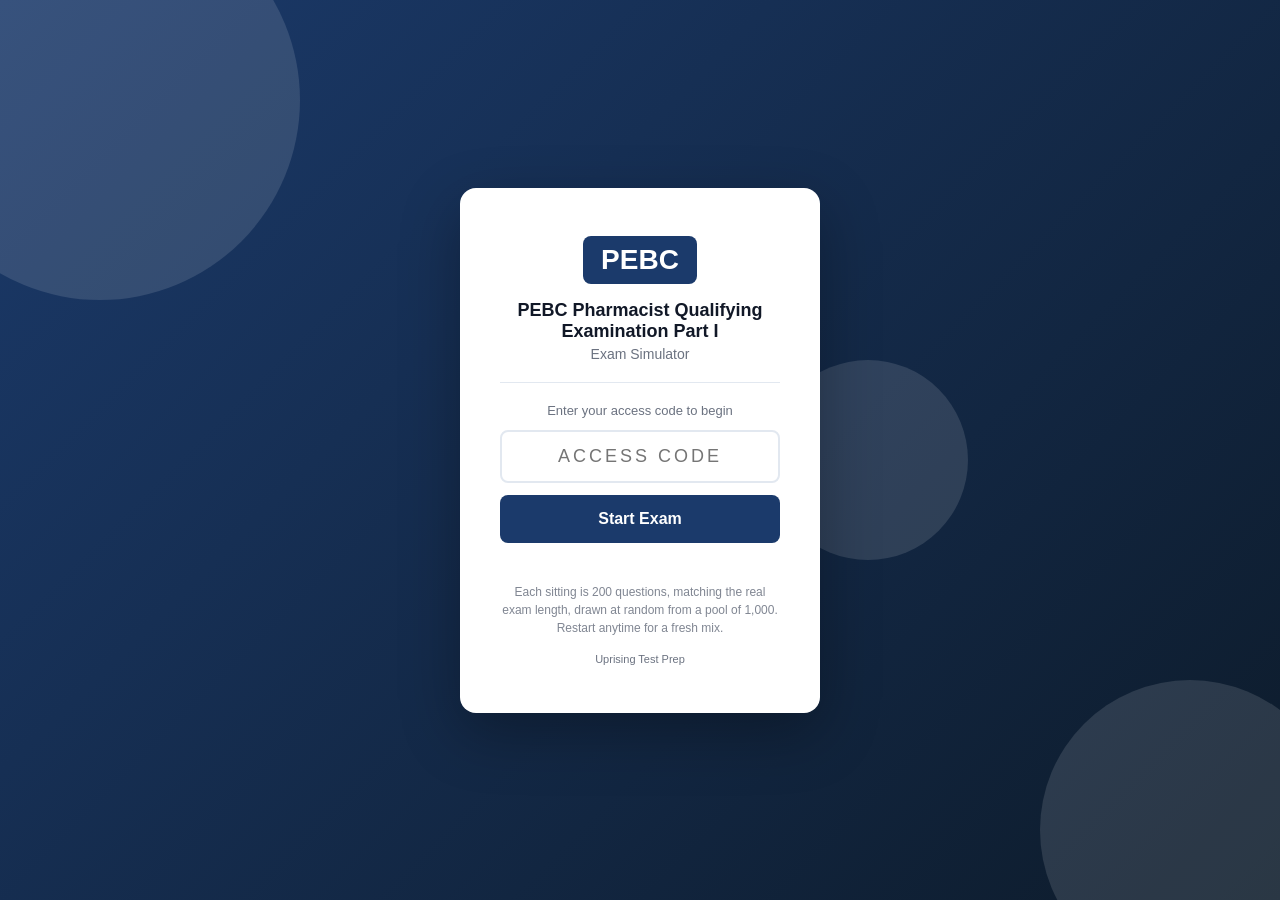
<file: index.html>
<!DOCTYPE html>
<html lang="en">
<head>
  <meta charset="UTF-8" />
  <meta name="viewport" content="width=device-width, initial-scale=1.0, viewport-fit=cover" />
  <meta name="apple-mobile-web-app-capable" content="yes" />
  <meta name="apple-mobile-web-app-status-bar-style" content="black-translucent" />
  <title>PEBC Qualifying Exam Part I Simulator</title>
  <link rel="stylesheet" href="style.css" />
</head>
<body>

<div id="access-gate">
  <div class="gate-bg-shapes">
    <div class="shape shape-1"></div>
    <div class="shape shape-2"></div>
    <div class="shape shape-3"></div>
  </div>
  <div class="gate-card">
    <div class="gate-logo">
      <div class="logo-badge">PEBC</div>
    </div>
    <h1 class="gate-title">PEBC Pharmacist Qualifying Examination Part I</h1>
    <p class="gate-subtitle">Exam Simulator</p>
    <div class="gate-divider"></div>
    <p class="gate-instruction">Enter your access code to begin</p>
    <input type="text" id="access-code-input" class="gate-input"
           placeholder="Access Code" autocomplete="off"
           maxlength="20" spellcheck="false" />
    <button id="access-btn" class="gate-btn">Start Exam</button>
    <p id="access-error" class="gate-error"></p>
    <p class="gate-pool-note">Each sitting is 200 questions, matching the real exam length, drawn at random from a pool of 1,000. Restart anytime for a fresh mix.</p>
    <p class="gate-hint">Uprising Test Prep</p>
  </div>
</div>

<div id="app" style="display:none">
  <header class="top-bar">
    <div class="bar-left">
      <span class="bar-logo">PEBC Part I</span>
      <span class="bar-title">Exam Simulator</span>
    </div>
    <div class="bar-right">
      <span class="bar-timer" id="timer-display">--:--</span>
      <button class="bar-btn" id="flag-btn">Flag</button>
      <button class="bar-btn bar-btn-primary" id="submit-btn">
        <span class="btn-full">Submit Exam</span>
        <span class="btn-short">Submit</span>
      </button>
    </div>
  </header>

  <div class="progress-strip">
    <div class="progress-bar" id="progress-bar"></div>
  </div>

  <main class="exam-main">
    <div class="question-panel">
      <div class="q-meta">
        <span id="q-counter"></span>
        <span class="q-pool-chip" title="This sitting is 200 questions, matching the real exam length, drawn at random from a pool of 1,000. Restart for a fresh mix.">1,000 Questions Available</span>
        <span id="q-domain" class="q-domain-tag"></span>
        <span id="q-flag-indicator" class="flag-chip" style="display:none">Flagged</span>
      </div>
      <!-- Shared text for a linked cluster (a clinical case, a reading
           passage). It sits ABOVE the stem, which is the one thing that
           legitimately precedes it, and repeats on every question in the
           cluster so nobody has to page backwards. -->
      <div id="q-cluster-wrap" class="cluster-wrap" style="display:none"></div>
      <p id="question-text" class="q-text"></p>
      <!-- The picture sits BELOW the question text so the simulator matches
           the printed book exactly: stem, then picture, then options. They
           used to disagree (book put the picture under the stem, simulator put
           it above), so no single wording could be true in both places, and
           184 of MLPAO's 185 image questions said "shown above" while the
           book printed the picture below the sentence. Write stems with
           neutral wording ("the strip shown", "the diagram shows") and this
           whole class of bug cannot come back. -->
      <div id="q-image-wrap" style="display:none; margin-bottom:14px;"></div>
      <div id="options-list" class="options-list"></div>
      <div id="explanation-box" class="explanation-box" style="display:none">
        <div class="explanation-label">Explanation</div>
        <p id="explanation-text" class="explanation-text"></p>
      </div>
    </div>
    <div class="nav-bar">
      <button class="nav-btn" id="prev-btn">&#8592; Prev</button>
      <button class="nav-btn nav-btn-map" id="map-btn">Question Map</button>
      <button class="nav-btn nav-btn-next" id="next-btn">Next &#8594;</button>
    </div>
  </main>
</div>

<!-- Question Map Modal -->
<div id="map-modal" style="display:none">
  <div class="map-backdrop" id="map-backdrop"></div>
  <div class="map-panel">
    <div class="map-header">
      <span class="map-title">Question Map</span>
      <button id="map-close" class="map-close-btn">&#x2715; Close</button>
    </div>
    <div class="map-legend">
      <span class="leg-item"><span class="leg-swatch leg-answered"></span>Answered</span>
      <span class="leg-item"><span class="leg-swatch leg-flagged"></span>Flagged</span>
      <span class="leg-item"><span class="leg-swatch leg-unanswered"></span>Unanswered</span>
    </div>
    <div id="q-grid" class="q-grid"></div>
  </div>
</div>

<div id="results-screen" style="display:none">
  <div class="results-card">
    <div class="res-header">
      <div class="res-badge">PEBC Part I</div>
      <h2 id="res-status" class="res-status"></h2>
      <p id="res-score" class="res-score"></p>
    </div>
    <div id="res-domains" class="res-domains"></div>
    <p class="mode-pool-note">This sitting drew 200 questions from a pool of 1,000. Restart for a fresh mix.</p>
    <button id="res-review-btn" class="res-btn">Review Answers</button>
    <button id="res-restart-btn" class="res-btn res-btn-secondary">Restart</button>
  </div>
</div>

<script src="questions.js"></script>
<script src="app.js"></script>
</body>
</html>
</file>
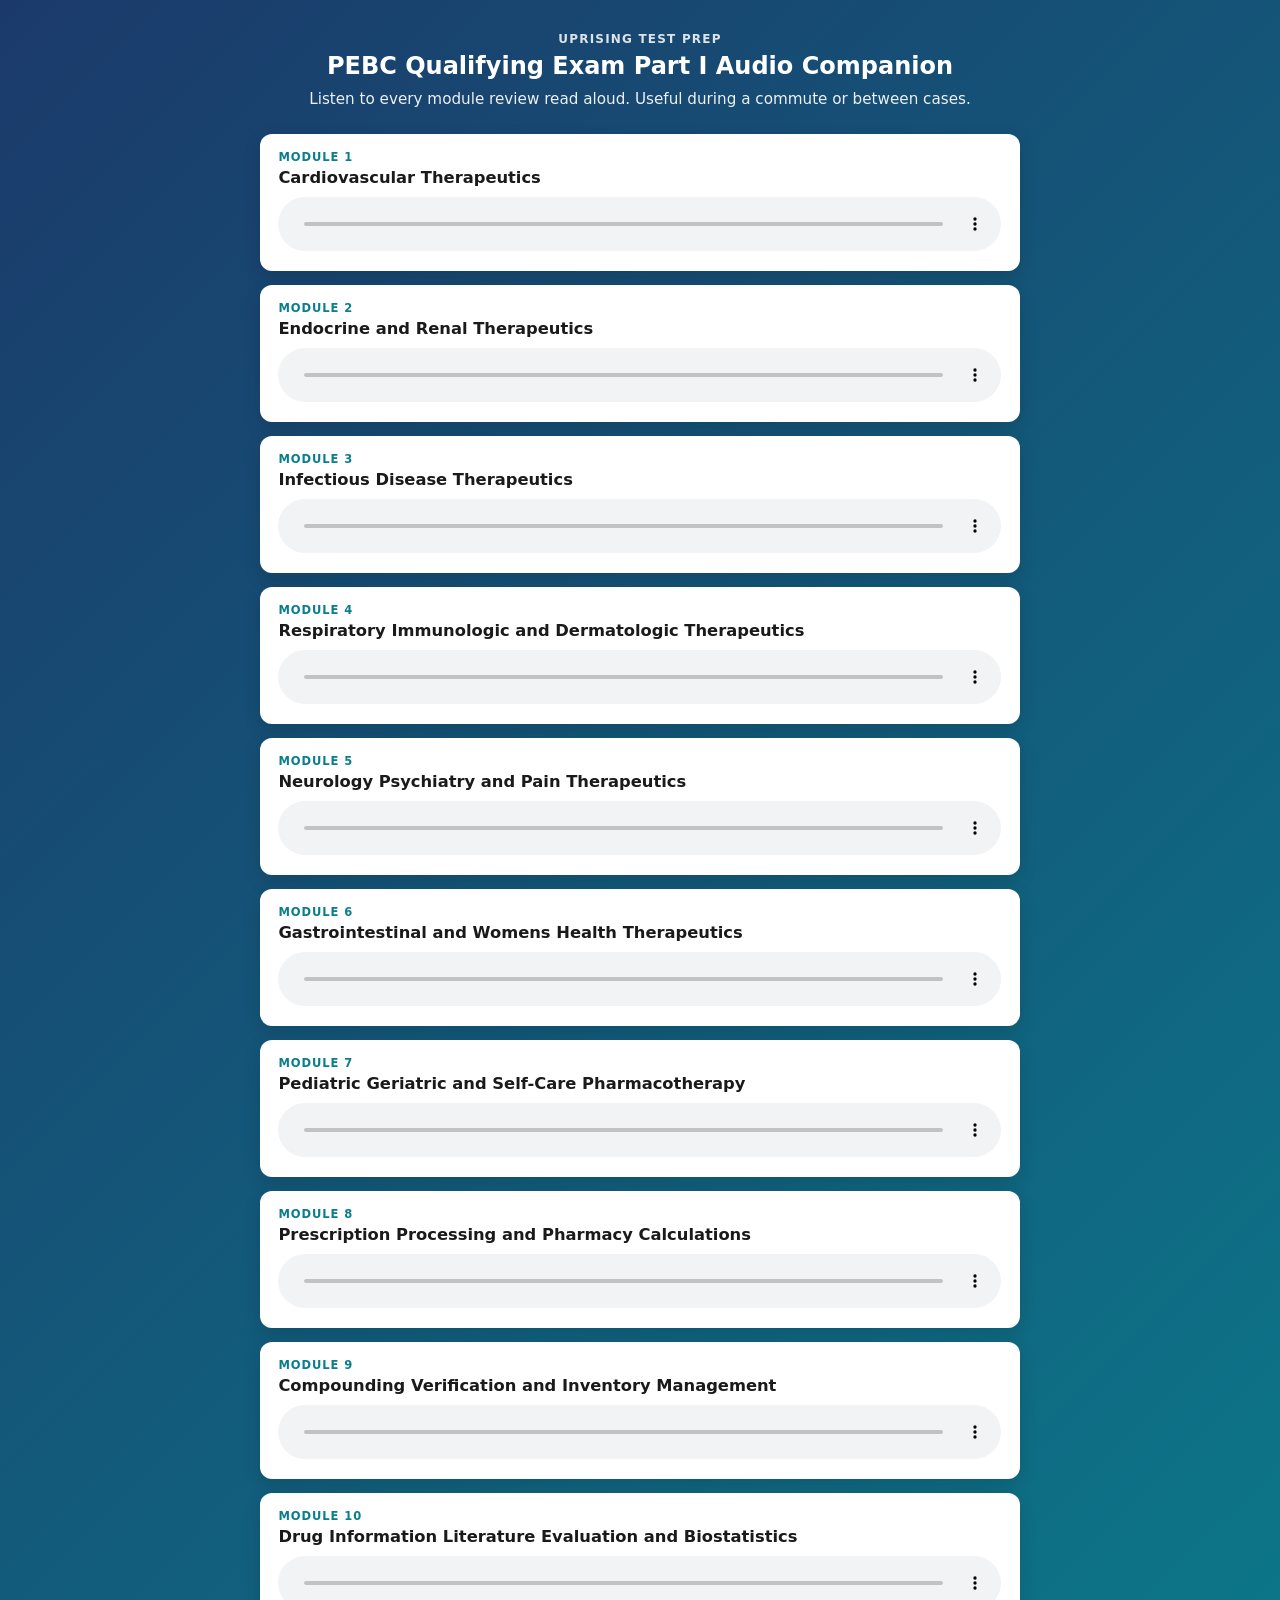
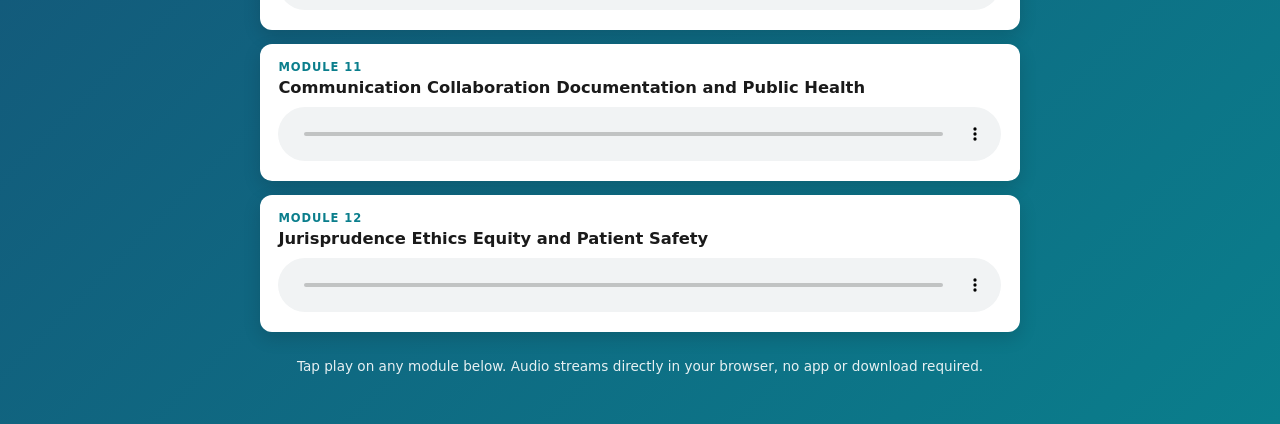
<file: audio/index.html>
<!DOCTYPE html>
<html lang="en">
<head>
  <meta charset="UTF-8">
  <meta name="viewport" content="width=device-width, initial-scale=1.0">
  <title>PEBC Qualifying Exam Part I | Audio Companion</title>
  <style>
    :root {
      --primary: #1B3A6B;
      --secondary: #0A7E8C;
      --ink: #1A1A1A;
      --muted: #666666;
      --card: #FFFFFF;
    }
    * { box-sizing: border-box; margin: 0; padding: 0; }
    body {
      font-family: 'Segoe UI', system-ui, -apple-system, sans-serif;
      background: linear-gradient(135deg, var(--primary) 0%, var(--secondary) 100%);
      min-height: 100vh;
      padding: 2rem 1rem 3rem;
      color: var(--ink);
    }
    header { max-width: 760px; margin: 0 auto 1.5rem; color: #fff; text-align: center; }
    header .brand { font-size: 0.75rem; font-weight: 700; letter-spacing: 0.1em; text-transform: uppercase; opacity: 0.85; }
    header h1 { font-size: 1.5rem; font-weight: 800; margin-top: 0.35rem; }
    header .subtitle { margin-top: 0.5rem; font-size: 0.95rem; opacity: 0.92; line-height: 1.5; }
    main { max-width: 760px; margin: 0 auto; display: flex; flex-direction: column; gap: 0.9rem; }
    .chapter-card {
      background: var(--card); border-radius: 12px; padding: 1rem 1.15rem;
      box-shadow: 0 6px 18px rgba(0,0,0,0.14);
    }
    .chapter-card .num { font-size: 0.72rem; font-weight: 700; letter-spacing: 0.08em; text-transform: uppercase; color: var(--secondary); }
    .chapter-card h2 { font-size: 1.02rem; margin: 0.25rem 0 0.6rem; }
    audio { width: 100%; }
    footer { max-width: 760px; margin: 1.5rem auto 0; color: #fff; font-size: 0.85rem; text-align: center; opacity: 0.9; line-height: 1.5; }
  </style>
</head>
<body>
  <header>
    <div class="brand">Uprising Test Prep</div>
    <h1>PEBC Qualifying Exam Part I Audio Companion</h1>
    <div class="subtitle">Listen to every module review read aloud. Useful during a commute or between cases.</div>
  </header>
  <main id="chapter-list"></main>
  <footer>Tap play on any module below. Audio streams directly in your browser, no app or download required.</footer>

  <script>
    const CHAPTERS = [
    {
        "n": 1,
        "title": "Cardiovascular Therapeutics",
        "file": "ch1_cardiovascular_therapeutics.m4a",
        "present": true
    },
    {
        "n": 2,
        "title": "Endocrine and Renal Therapeutics",
        "file": "ch2_endocrine_and_renal_therapeutics.m4a",
        "present": true
    },
    {
        "n": 3,
        "title": "Infectious Disease Therapeutics",
        "file": "ch3_infectious_disease_therapeutics.m4a",
        "present": true
    },
    {
        "n": 4,
        "title": "Respiratory Immunologic and Dermatologic Therapeutics",
        "file": "ch4_respiratory_immunologic_and_dermatologic_therapeutics.m4a",
        "present": true
    },
    {
        "n": 5,
        "title": "Neurology Psychiatry and Pain Therapeutics",
        "file": "ch5_neurology_psychiatry_and_pain_therapeutics.m4a",
        "present": true
    },
    {
        "n": 6,
        "title": "Gastrointestinal and Womens Health Therapeutics",
        "file": "ch6_gastrointestinal_and_womens_health_therapeutics.m4a",
        "present": true
    },
    {
        "n": 7,
        "title": "Pediatric Geriatric and Self-Care Pharmacotherapy",
        "file": "ch7_pediatric_geriatric_and_self_care_pharmacotherapy.m4a",
        "present": true
    },
    {
        "n": 8,
        "title": "Prescription Processing and Pharmacy Calculations",
        "file": "ch8_prescription_processing_and_pharmacy_calculations.m4a",
        "present": true
    },
    {
        "n": 9,
        "title": "Compounding Verification and Inventory Management",
        "file": "ch9_compounding_verification_and_inventory_management.m4a",
        "present": true
    },
    {
        "n": 10,
        "title": "Drug Information Literature Evaluation and Biostatistics",
        "file": "ch10_drug_information_literature_evaluation_and_biostatistics.m4a",
        "present": true
    },
    {
        "n": 11,
        "title": "Communication Collaboration Documentation and Public Health",
        "file": "ch11_communication_collaboration_documentation_and_public_health.m4a",
        "present": true
    },
    {
        "n": 12,
        "title": "Jurisprudence Ethics Equity and Patient Safety",
        "file": "ch12_jurisprudence_ethics_equity_and_patient_safety.m4a",
        "present": true
    }
];
    const list = document.getElementById("chapter-list");
    for (const ch of CHAPTERS) {
      const card = document.createElement("div");
      card.className = "chapter-card";
      card.innerHTML = `
        <div class="num">Module ${ch.n}</div>
        <h2>${ch.title}</h2>
        <audio controls preload="none" src="${ch.file}">Your browser does not support the audio element.</audio>
      `;
      list.appendChild(card);
    }
  </script>
</body>
</html>
</file>
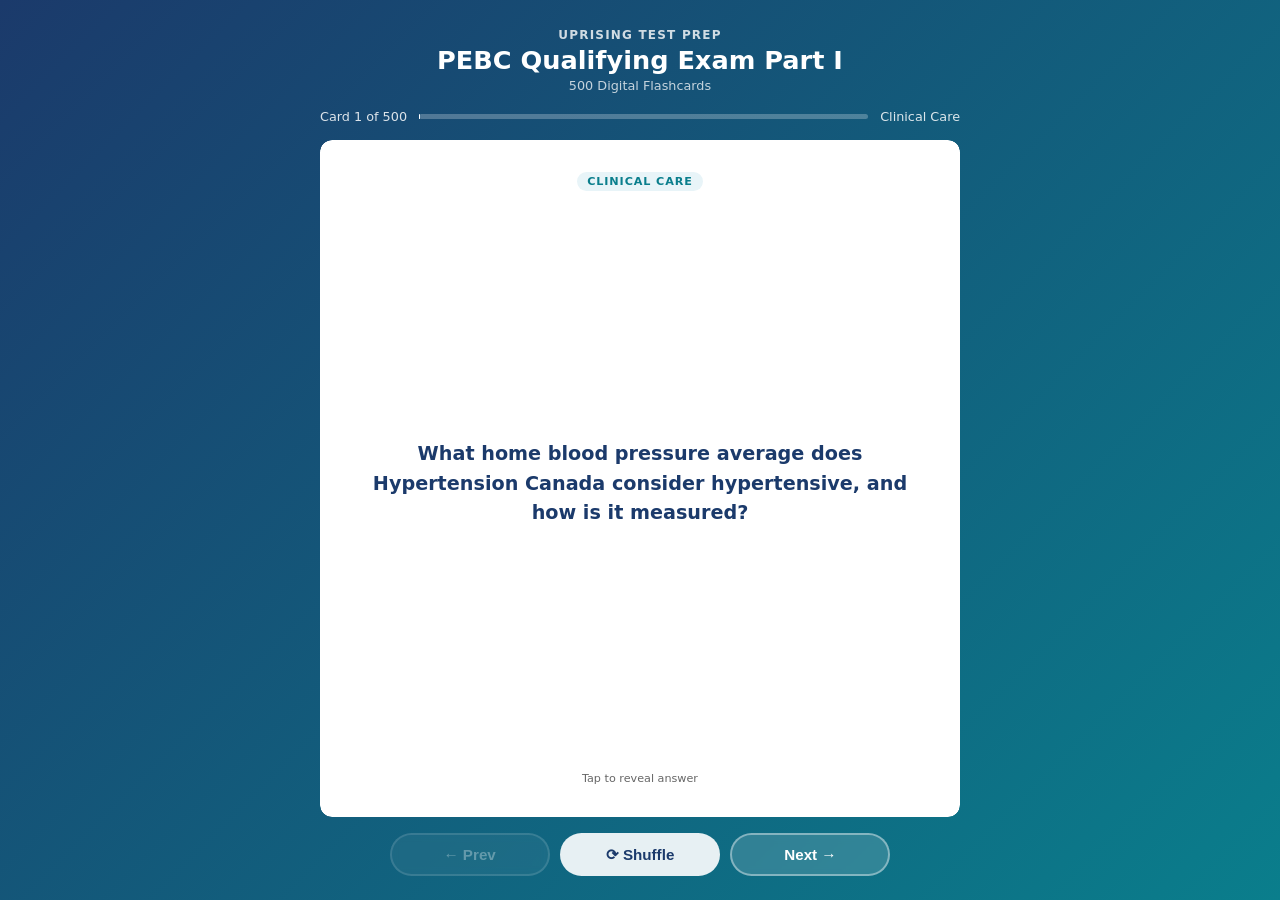
<file: flashcards/index.html>
<!DOCTYPE html>
<html lang="en">
<head>
  <meta charset="UTF-8">
  <meta name="viewport" content="width=device-width, initial-scale=1.0">
  <title>PEBC Qualifying Exam Part I: Flashcards</title>
  <style>
    :root {
      --blue:   #1B3A6B;
      --teal:   #0A7E8C;
      --ltblue: #E8F4F8;
      --white:  #FFFFFF;
      --text:   #1A1A1A;
      --muted:  #666;
      --radius: 12px;
    }
    * { box-sizing: border-box; margin: 0; padding: 0; }
    html, body { height: 100%; }
    body {
      font-family: 'Segoe UI', system-ui, sans-serif;
      background: linear-gradient(135deg, var(--blue) 0%, var(--teal) 100%);
      /* Pinned, not min-height: the page must never grow, or the controls
         get pushed below the fold on iOS where 100dvh and height:100%
         disagree. The height:100% rule above is the pre-dvh fallback. */
      height: 100dvh;
      max-height: 100dvh;
      overflow: hidden;
      display: flex;
      flex-direction: column;
      align-items: center;
      padding: 1.25rem 1rem 1rem;
      gap: 0.75rem;
      overflow-x: hidden;
    }
    header { text-align: center; color: #fff; flex-shrink: 0; }
    header .brand { font-size: 0.75rem; font-weight: 700; letter-spacing: 0.1em; opacity: 0.8; text-transform: uppercase; }
    header h1 { font-size: 1.3rem; font-weight: 800; margin-top: 0.2rem; }
    header .subtitle { font-size: 0.8rem; opacity: 0.75; margin-top: 0.15rem; }
    #progress-info {
      display: flex; align-items: center; gap: 0.75rem;
      color: rgba(255,255,255,0.85); font-size: 0.8rem;
      flex-shrink: 0; width: 100%; max-width: 640px;
    }
    #progress-bar-track {
      flex: 1; background: rgba(255,255,255,0.25);
      border-radius: 4px; height: 5px;
    }
    #progress-bar-fill { height: 100%; background: #fff; border-radius: 4px; transition: width 0.3s; }
    .card-scene {
      width: 100%; max-width: 640px;
      perspective: 1200px;
      cursor: pointer;
      flex: 1; min-height: 0;
      display: flex; flex-direction: column;
    
      /* WebKit does not clip overflow inside a preserve-3d context, so the
         answer pane's own clip is dropped and a long answer paints over the
         Prev/Next row. This element only sets the perspective and is NOT
         itself in the 3D context, so its clip is honoured in every engine. */
      overflow: hidden;
      border-radius: var(--radius);
    }
    .card-inner {
      position: relative; width: 100%;
      flex: 1; min-height: 0;
      transition: transform 0.55s cubic-bezier(.4,0,.2,1);
      transform-style: preserve-3d;
    }
    .card-scene.flipped .card-inner { transform: rotateY(180deg); }
    .card-face {
      position: absolute; inset: 0;
      backface-visibility: hidden; -webkit-backface-visibility: hidden;
      border-radius: var(--radius);
      display: flex; flex-direction: column;
      padding: 1.5rem 1.75rem;
      box-shadow: 0 12px 40px rgba(0,0,0,0.2);
      overflow: hidden;
    
      /* Painting through a mask forces WebKit to allocate a real clipping
         layer for a 3D-transformed element, which is what makes the
         overflow:hidden and the rounded corners above actually apply. */
      -webkit-mask-image: -webkit-radial-gradient(#fff, #000);
              mask-image: radial-gradient(#fff, #000);
    }
    .card-front { background: var(--white); align-items: center; justify-content: center; }
    .card-back  { background: var(--ltblue); transform: rotateY(180deg); }
    .card-badge {
      font-size: 0.7rem; font-weight: 700; text-transform: uppercase;
      letter-spacing: 0.08em;
      background: var(--ltblue); color: var(--teal);
      padding: 0.2rem 0.65rem; border-radius: 20px;
      margin-bottom: 0.85rem; flex-shrink: 0;
    }
    .card-back .card-badge { background: rgba(10,126,140,0.12); }
    .card-front .q-text {
      font-size: 1.1rem; font-weight: 600; color: var(--blue); line-height: 1.55;
      text-align: center; overflow-y: auto; flex: 1;
      display: flex; align-items: center; justify-content: center;
      scrollbar-width: thin; scrollbar-color: rgba(27,58,107,0.3) transparent;
    }
    .card-back .a-label { font-size: 0.7rem; font-weight: 700; color: var(--teal); text-transform: uppercase; letter-spacing: 0.08em; margin-bottom: 0.4rem; flex-shrink: 0; }
    .card-back .a-text  {
      font-size: 0.975rem; color: var(--text); line-height: 1.65;
      overflow-y: auto; flex: 1; min-height: 0; padding-right: 4px;
      scrollbar-width: thin; scrollbar-color: rgba(10,126,140,0.4) transparent;
    
      -webkit-overflow-scrolling: touch;
      overscroll-behavior: contain;
    }
    .card-back .a-text::-webkit-scrollbar { width: 4px; }
    .card-back .a-text::-webkit-scrollbar-track { background: transparent; }
    .card-back .a-text::-webkit-scrollbar-thumb { background: rgba(10,126,140,0.4); border-radius: 4px; }
    .tap-hint { flex-shrink: 0; margin-top: 0.6rem; font-size: 0.7rem; color: var(--muted); text-align: center; }
    .card-back .tap-hint { color: var(--teal); opacity: 0.7; }
    .controls {
      display: flex; gap: 0.65rem; flex-wrap: nowrap;
      justify-content: center; flex-shrink: 0;
      width: 100%; max-width: 640px;
      padding-bottom: env(safe-area-inset-bottom, 0px);
    }
    .btn {
      padding: 0.6rem 1.2rem; border-radius: 50px;
      border: 2px solid rgba(255,255,255,0.4);
      background: rgba(255,255,255,0.15); color: #fff;
      font-weight: 700; font-size: 0.875rem; cursor: pointer;
      transition: all 0.2s; backdrop-filter: blur(4px);
      white-space: nowrap; flex: 1; max-width: 160px;
    }
    .btn:hover { background: rgba(255,255,255,0.3); border-color: rgba(255,255,255,0.7); }
    .btn:active { transform: scale(0.96); }
    .btn:disabled { opacity: 0.35; cursor: not-allowed; }
    .btn.btn-primary { background: rgba(255,255,255,0.9); color: var(--blue); border-color: transparent; }
    .btn.btn-primary:hover { background: #fff; }
    #loading { color: rgba(255,255,255,0.8); font-size: 1rem; text-align: center; padding: 3rem; flex: 1; }
    @media (min-width: 768px) {
      body { padding: 1.75rem 1.5rem 1.5rem; gap: 1rem; }
      header h1 { font-size: 1.6rem; }
      .card-face { padding: 2rem 2.5rem; }
      .card-front .q-text { font-size: 1.2rem; }
      .card-back .a-text { font-size: 1.05rem; }
      .btn { font-size: 0.95rem; padding: 0.65rem 1.4rem; }
    }
    @media (max-width: 380px) {
      body { padding: 0.75rem; gap: 0.5rem; }
      header .brand { font-size: 0.65rem; }
      header h1 { font-size: 1.1rem; }
      header .subtitle { display: none; }
      .card-face { padding: 1rem 1.1rem; }
      .card-front .q-text { font-size: 0.975rem; }
      .card-back .a-text { font-size: 0.875rem; }
      .btn { font-size: 0.8rem; padding: 0.5rem 0.75rem; }
    }
  </style>
</head>
<body>
<header>
  <div class="brand">Uprising Test Prep</div>
  <h1>PEBC Qualifying Exam Part I</h1>
  <div class="subtitle">500 Digital Flashcards</div>
</header>
<div id="progress-info">
  <span id="card-counter">Card 1 of 500</span>
  <div id="progress-bar-track"><div id="progress-bar-fill" style="width:0%"></div></div>
  <span id="domain-label"></span>
</div>
<div id="loading">Loading flashcards...</div>
<div class="card-scene" id="card-scene" style="display:none" onclick="flipCard()">
  <div class="card-inner" id="card-inner">
    <div class="card-face card-front">
      <div class="card-badge" id="front-badge"></div>
      <div class="q-text" id="q-text"></div>
      <div class="tap-hint">Tap to reveal answer</div>
    </div>
    <div class="card-face card-back">
      <div class="card-badge" id="back-badge">Answer</div>
      <div class="a-label">Answer</div>
      <div class="a-text" id="a-text"></div>
      <div class="tap-hint">Tap to flip back</div>
    </div>
  </div>
</div>
<div class="controls" id="controls" style="display:none">
  <button class="btn" id="prev-btn" onclick="event.stopPropagation();move(-1)" disabled>&#8592; Prev</button>
  <button class="btn btn-primary" onclick="event.stopPropagation();shuffleCards()">&#10227; Shuffle</button>
  <button class="btn" id="next-btn" onclick="event.stopPropagation();move(1)">Next &#8594;</button>
</div>
<script>
const DOMAIN_LABELS = {
  clinical_care: "Clinical Care",
  distribution: "Distribution",
  knowledge_and_expertise: "Knowledge and Expertise",
  communication_and_collaboration: "Communication and Collaboration",
  leadership_and_stewardship: "Leadership and Stewardship",
  professionalism: "Professionalism",
};
let cards   = [];
let current = 0;
async function init() {
  try {
    const res = await fetch('flashcards.json');
    if (!res.ok) throw new Error('Network error');
    cards = await res.json();
    document.getElementById('loading').style.display    = 'none';
    document.getElementById('card-scene').style.display = 'flex';
    document.getElementById('controls').style.display   = 'flex';
    show();
  } catch (e) {
    document.getElementById('loading').textContent = 'Error loading flashcards. Please try refreshing.';
  }
}
function domainLabel(key) {
  return DOMAIN_LABELS[key] || key.replace(/_/g, ' ').replace(/\b\w/g, c => c.toUpperCase());
}
function show() {
  const c = cards[current];
  document.getElementById('card-scene').classList.remove('flipped');
  document.getElementById('a-text').scrollTop = 0;
  const label = domainLabel(c.domain || c.chapter || '');
  document.getElementById('q-text').textContent       = c.front;
  document.getElementById('a-text').textContent       = c.back;
  document.getElementById('front-badge').textContent  = label;
  document.getElementById('back-badge').textContent   = label;
  document.getElementById('card-counter').textContent = `Card ${current+1} of ${cards.length}`;
  document.getElementById('domain-label').textContent = label;
  document.getElementById('progress-bar-fill').style.width = `${((current+1)/cards.length*100).toFixed(1)}%`;
  document.getElementById('prev-btn').disabled = current === 0;
  document.getElementById('next-btn').disabled = current === cards.length - 1;
}
function flipCard() { document.getElementById('card-scene').classList.toggle('flipped'); }
function move(dir) {
  const next = current + dir;
  if (next < 0 || next >= cards.length) return;
  current = next; show();
}
function shuffleCards() {
  for (let i = cards.length - 1; i > 0; i--) {
    const j = Math.floor(Math.random() * (i+1));
    [cards[i], cards[j]] = [cards[j], cards[i]];
  }
  current = 0; show();
}
document.addEventListener('keydown', e => {
  if (e.key === 'ArrowRight' || e.key === 'ArrowDown') move(1);
  else if (e.key === 'ArrowLeft' || e.key === 'ArrowUp') move(-1);
  else if (e.key === ' ' || e.key === 'Enter') { e.preventDefault(); flipCard(); }
});
init();
</script>
</body>
</html>
</file>
<file: style.css>
/* PEBCQB Exam Simulator, Styles */
:root {
  --primary:   #1B3A6B;
  --pass:      #059669;
  --fail:      #DC2626;
  --bg:        #F3F4F8;
  --card:      #FFFFFF;
  --border:    #E2E8F0;
  --text:      #111827;
  --muted:     #6B7280;
  --radius:    10px;
}
*, *::before, *::after { box-sizing: border-box; margin: 0; padding: 0; }
body {
  font-family: -apple-system, BlinkMacSystemFont, "Segoe UI", sans-serif;
  background: var(--bg);
  color: var(--text);
  height: 100vh;
  height: 100dvh;
  overflow: hidden;
  -webkit-text-size-adjust: 100%;
}

/* ── Access Gate ─────────────────────────────────────────────────────────── */
#access-gate {
  display: flex;
  align-items: center;
  justify-content: center;
  height: 100vh;
  height: 100dvh;
  background: linear-gradient(135deg, var(--primary) 0%, #0d1b2a 100%);
  position: relative;
  overflow: hidden;
  padding: 20px;
  padding-top: max(20px, env(safe-area-inset-top));
  padding-bottom: max(20px, env(safe-area-inset-bottom));
}
.gate-bg-shapes { position: absolute; inset: 0; pointer-events: none; }
.shape { position: absolute; border-radius: 50%; opacity: .12; background: #fff; }
.shape-1 { width: 400px; height: 400px; top: -100px; left: -100px; }
.shape-2 { width: 300px; height: 300px; bottom: -80px; right: -60px; }
.shape-3 { width: 200px; height: 200px; top: 40%; left: 60%; }
.gate-card {
  background: #fff;
  border-radius: 16px;
  padding: 48px 40px;
  text-align: center;
  width: 100%;
  max-width: 360px;
  position: relative;
  z-index: 1;
  box-shadow: 0 20px 60px rgba(0,0,0,.3);
}
.logo-badge {
  display: inline-block;
  background: var(--primary);
  color: #fff;
  font-weight: 800;
  font-size: 28px;
  padding: 8px 18px;
  border-radius: 8px;
}
.gate-title { font-size: 18px; font-weight: 700; margin-top: 16px; color: var(--text); }
.gate-subtitle { color: var(--muted); font-size: 14px; margin-top: 4px; }
.gate-divider { height: 1px; background: var(--border); margin: 20px 0; }
.gate-instruction { font-size: 13px; color: var(--muted); margin-bottom: 12px; }
.gate-input {
  width: 100%;
  padding: 14px 16px;
  border: 2px solid var(--border);
  border-radius: 8px;
  font-size: 18px;
  text-align: center;
  text-transform: uppercase;
  letter-spacing: 3px;
  outline: none;
}
.gate-input:focus { border-color: var(--primary); }
.gate-btn {
  width: 100%;
  margin-top: 12px;
  padding: 15px;
  background: var(--primary);
  color: #fff;
  border: none;
  border-radius: 8px;
  font-size: 16px;
  font-weight: 600;
  cursor: pointer;
  -webkit-tap-highlight-color: transparent;
}
.gate-btn:hover { opacity: .9; }
.gate-error { color: var(--fail); font-size: 13px; margin-top: 8px; min-height: 18px; }
.gate-hint { color: var(--muted); font-size: 11px; margin-top: 16px; }
.gate-pool-note { color: var(--muted); opacity: .85; font-size: 12px; margin-top: 14px; line-height: 1.5; }
.mode-pool-note { color: var(--muted); opacity: .85; font-size: 12.5px; text-align: center; margin: 4px 0 16px; line-height: 1.5; }

/* ── App shell ───────────────────────────────────────────────────────────── */
#app {
  display: flex;
  flex-direction: column;
  height: 100vh;
  height: 100dvh;
  padding-top: env(safe-area-inset-top);
}
.top-bar {
  display: flex;
  justify-content: space-between;
  align-items: center;
  background: var(--primary);
  color: #fff;
  padding: 0 20px;
  padding-left: max(20px, env(safe-area-inset-left));
  padding-right: max(20px, env(safe-area-inset-right));
  height: 52px;
  flex-shrink: 0;
  gap: 8px;
}
.bar-left { display: flex; align-items: center; gap: 8px; min-width: 0; }
.bar-logo { font-weight: 800; font-size: 18px; flex-shrink: 0; }
.bar-title { font-size: 14px; opacity: .8; white-space: nowrap; overflow: hidden; text-overflow: ellipsis; }
.bar-right { display: flex; align-items: center; gap: 8px; flex-shrink: 0; }
.bar-timer {
  font-variant-numeric: tabular-nums;
  font-size: 16px;
  font-weight: 600;
  min-width: 68px;
  text-align: right;
}
.bar-btn {
  padding: 7px 13px;
  background: rgba(255,255,255,.15);
  border: 1px solid rgba(255,255,255,.3);
  color: #fff;
  border-radius: 6px;
  cursor: pointer;
  font-size: 13px;
  white-space: nowrap;
  -webkit-tap-highlight-color: transparent;
  touch-action: manipulation;
}
.bar-btn:hover { background: rgba(255,255,255,.25); }
.bar-btn-primary {
  background: #fff;
  color: var(--primary);
  border-color: #fff;
  font-weight: 600;
}
.bar-btn-primary:hover { background: #f0f0f0; }
.btn-short { display: none; }
.btn-full  { display: inline; }

.progress-strip { height: 4px; background: rgba(0,0,0,.1); flex-shrink: 0; }
.progress-bar   { height: 100%; background: #4ade80; transition: width .3s; }

/* ── Main exam area ──────────────────────────────────────────────────────── */
.exam-main {
  flex: 1;
  overflow: hidden;
  display: flex;
  flex-direction: column;
  padding: 16px 20px 0;
  padding-left: max(16px, env(safe-area-inset-left));
  padding-right: max(16px, env(safe-area-inset-right));
  min-height: 0;
}
.question-panel { flex: 1; overflow-y: auto; padding-bottom: 12px; -webkit-overflow-scrolling: touch; }
.q-meta {
  display: flex;
  align-items: center;
  gap: 8px;
  margin-bottom: 12px;
  font-size: 13px;
  color: var(--muted);
  flex-wrap: wrap;
}
.q-domain-tag {
  background: var(--primary);
  color: #fff;
  padding: 2px 8px;
  border-radius: 4px;
  font-size: 11px;
  font-weight: 600;
}
.q-pool-chip {
  background: #EEF2FF;
  background: color-mix(in srgb, var(--primary) 12%, #fff);
  color: var(--primary);
  border: 1px solid var(--primary);
  padding: 2px 8px;
  border-radius: 10px;
  font-size: 11px;
  font-weight: 700;
  cursor: help;
  white-space: nowrap;
}
.flag-chip {
  background: #FEF3C7;
  color: #92400E;
  padding: 2px 8px;
  border-radius: 4px;
  font-size: 11px;
  font-weight: 600;
}
.cluster-wrap {
  border-left: 4px solid var(--primary, #1B3A6B);
  background: #F2F6FC; border-radius: 8px;
  padding: 10px 14px; margin-bottom: 16px;
}
.cluster-label {
  font-size: 11px; font-weight: 700; letter-spacing: 0.06em;
  text-transform: uppercase; color: var(--primary, #1B3A6B); margin-bottom: 6px;
}
.cluster-body {
  max-height: 38vh; overflow-y: auto; font-size: 15px; line-height: 1.6;
  -webkit-overflow-scrolling: touch;
}
.cluster-body p + p { margin-top: 10px; }
@media (min-width: 1100px) { .cluster-body { max-height: 52vh; } }

.q-image {
  max-width: 100%;
  /* Cap the height too. With only max-width, a tall exhibit renders at full
     width and pushes the stem and every option below the fold, so the question
     looks like it has no answers until the candidate scrolls. Found on CNPLE. */
  max-height: 62vh;
  width: auto;
  height: auto;
  object-fit: contain;
  border-radius: 6px;
  border: 1px solid var(--border);
  display: block;
  margin-bottom: 14px;
}
.q-text { font-size: 16px; line-height: 1.65; margin-bottom: 20px; }
.options-list { display: flex; flex-direction: column; gap: 10px; }
.option {
  display: flex;
  align-items: flex-start;
  gap: 12px;
  padding: 15px 16px;
  background: var(--card);
  border: 2px solid var(--border);
  border-radius: var(--radius);
  cursor: pointer;
  transition: .15s;
  -webkit-tap-highlight-color: transparent;
  touch-action: manipulation;
  min-height: 52px;
}
.option:hover  { border-color: var(--primary); background: #F8FAFF; }
.option.selected  { border-color: var(--primary); background: #EEF3FF; }
.option.correct   { border-color: #059669; background: #ECFDF5; }
.option.incorrect { border-color: #DC2626; background: #FEF2F2; }
.explanation-box {
  margin-top: 20px;
  padding: 16px 18px;
  background: #F0F9FF;
  border-left: 4px solid #2563EB;
  border-radius: 6px;
}
.explanation-label {
  font-size: 11px;
  font-weight: 700;
  text-transform: uppercase;
  letter-spacing: .06em;
  color: #2563EB;
  margin-bottom: 8px;
}
.explanation-text { font-size: 14.5px; line-height: 1.7; color: #1e293b; margin: 0; }
.opt-letter { font-weight: 700; font-size: 15px; color: var(--primary); min-width: 22px; padding-top: 1px; flex-shrink: 0; }
.opt-text   { font-size: 15px; line-height: 1.5; }

/* ── Nav bar ─────────────────────────────────────────────────────────────── */
.nav-bar {
  display: flex;
  align-items: center;
  gap: 8px;
  padding: 10px 0;
  padding-bottom: max(14px, env(safe-area-inset-bottom));
  flex-shrink: 0;
}
.nav-btn {
  flex: 1;
  padding: 13px 8px;
  background: var(--card);
  border: 1px solid var(--border);
  border-radius: 8px;
  cursor: pointer;
  font-size: 15px;
  font-weight: 500;
  text-align: center;
  -webkit-tap-highlight-color: transparent;
  touch-action: manipulation;
  min-height: 48px;
}
.nav-btn:hover      { background: #f0f0f0; }
.nav-btn-map {
  background: var(--bg);
  border-color: var(--primary);
  color: var(--primary);
  font-weight: 600;
}
.nav-btn-map:hover { background: #EEF3FF; }
.nav-btn-next {
  background: var(--primary);
  color: #fff;
  border-color: var(--primary);
}
.nav-btn-next:hover { opacity: .9; }

/* ── Question Map Modal ──────────────────────────────────────────────────── */
#map-modal {
  position: fixed;
  inset: 0;
  z-index: 1000;
  display: flex;
  flex-direction: column;
  justify-content: flex-end;
}
.map-backdrop { position: absolute; inset: 0; background: rgba(0,0,0,.5); }
.map-panel {
  position: relative;
  background: #fff;
  border-radius: 20px 20px 0 0;
  padding: 20px;
  padding-bottom: max(20px, env(safe-area-inset-bottom));
  max-height: 80vh;
  max-height: 80dvh;
  display: flex;
  flex-direction: column;
  box-shadow: 0 -4px 30px rgba(0,0,0,.2);
}
.map-header {
  display: flex;
  align-items: center;
  justify-content: space-between;
  margin-bottom: 12px;
  flex-shrink: 0;
}
.map-title { font-size: 17px; font-weight: 700; color: var(--text); }
.map-close-btn {
  padding: 8px 16px;
  background: var(--bg);
  border: 1px solid var(--border);
  border-radius: 8px;
  cursor: pointer;
  font-size: 14px;
  font-weight: 500;
  min-height: 40px;
  -webkit-tap-highlight-color: transparent;
  touch-action: manipulation;
}
.map-close-btn:hover { background: #e5e7eb; }
.map-legend { display: flex; gap: 16px; margin-bottom: 14px; flex-shrink: 0; flex-wrap: wrap; }
.leg-item { display: flex; align-items: center; gap: 6px; font-size: 13px; color: var(--muted); }
.leg-swatch {
  width: 16px;
  height: 16px;
  border-radius: 3px;
  border: 1px solid var(--border);
  background: var(--card);
  display: inline-block;
  flex-shrink: 0;
}
.leg-swatch.leg-answered  { background: var(--primary); border-color: var(--primary); }
.leg-swatch.leg-flagged   { background: #FEF3C7; border-color: #F59E0B; }
.leg-swatch.leg-unanswered { background: var(--card); }
.q-grid {
  display: flex;
  flex-wrap: wrap;
  gap: 6px;
  overflow-y: auto;
  flex: 1;
  padding-bottom: 8px;
  -webkit-overflow-scrolling: touch;
}
.grid-btn {
  width: 40px;
  height: 40px;
  border: 1px solid var(--border);
  border-radius: 6px;
  background: var(--card);
  font-size: 12px;
  cursor: pointer;
  font-weight: 500;
  -webkit-tap-highlight-color: transparent;
  touch-action: manipulation;
}
.grid-btn.answered { background: var(--primary); color: #fff; border-color: var(--primary); }
.grid-btn.flagged  { background: #FEF3C7; border-color: #F59E0B; }
.grid-btn.active   { outline: 3px solid var(--primary); outline-offset: 2px; }

/* ── Results ─────────────────────────────────────────────────────────────── */
#results-screen {
  display: flex;
  align-items: flex-start;
  justify-content: center;
  min-height: 100vh;
  min-height: 100dvh;
  background: var(--bg);
  overflow-y: auto;
  -webkit-overflow-scrolling: touch;
  padding: 20px 16px;
  padding-top: max(20px, env(safe-area-inset-top));
  padding-bottom: max(20px, env(safe-area-inset-bottom));
}
.results-card {
  background: var(--card);
  border-radius: 16px;
  padding: 40px;
  max-width: 480px;
  width: 100%;
  box-shadow: 0 8px 30px rgba(0,0,0,.1);
}
.res-header { text-align: center; margin-bottom: 24px; }
.res-badge {
  display: inline-block;
  background: var(--primary);
  color: #fff;
  font-weight: 800;
  font-size: 22px;
  padding: 6px 16px;
  border-radius: 8px;
}
.res-status { font-size: 36px; font-weight: 800; margin-top: 12px; }
.res-score  { font-size: 18px; color: var(--muted); margin-top: 4px; }
.res-domains { margin-bottom: 24px; display: flex; flex-direction: column; gap: 10px; }
.res-domain-row { display: flex; align-items: center; gap: 8px; font-size: 13px; }
.res-domain-name { width: 160px; font-weight: 500; flex-shrink: 0; }
.res-domain-bar-wrap { flex: 1; background: #E5E7EB; border-radius: 4px; height: 8px; overflow: hidden; }
.res-domain-bar { height: 100%; border-radius: 4px; transition: width .5s; }
.res-domain-pct { width: 36px; text-align: right; font-weight: 600; }
.res-btn {
  width: 100%;
  padding: 15px;
  background: var(--primary);
  color: #fff;
  border: none;
  border-radius: 8px;
  font-size: 15px;
  font-weight: 600;
  cursor: pointer;
  margin-bottom: 10px;
  min-height: 52px;
  -webkit-tap-highlight-color: transparent;
  touch-action: manipulation;
}
.res-btn:hover { opacity: .9; }
.res-btn-secondary {
  background: transparent;
  color: var(--primary);
  border: 2px solid var(--primary);
}
.res-btn-secondary:hover { background: var(--primary); color: #fff; }

/* ── Mobile breakpoint (phones ≤ 640px) ─────────────────────────────────── */
@media (max-width: 640px) {
  /* Gate card */
  .gate-card { padding: 32px 24px; }

  /* Top bar: hide long title text, swap Submit label */
  .bar-title  { display: none; }
  .btn-full   { display: none; }
  .btn-short  { display: inline; }
  .bar-right  { gap: 6px; }
  .bar-btn    { padding: 6px 10px; font-size: 12px; }
  .bar-timer  { font-size: 14px; min-width: 58px; }

  /* Exam main */
  .exam-main { padding: 12px 14px 0; }
  .q-text { font-size: 16px; }
  .opt-text { font-size: 15px; }

  /* Nav bar, bigger touch targets */
  .nav-btn { font-size: 14px; padding: 14px 6px; }

  /* Results */
  .results-card { padding: 28px 20px; }
  .res-domain-name { width: 110px; font-size: 12px; }
  .res-domain-pct  { font-size: 12px; }
  .res-status { font-size: 30px; }

  /* Map grid, slightly bigger buttons on phones */
  .grid-btn { width: 42px; height: 42px; }
}

/* ── Very small phones (≤ 380px) ────────────────────────────────────────── */
@media (max-width: 380px) {
  .bar-logo { font-size: 15px; }
  .bar-btn  { padding: 5px 8px; font-size: 11px; }
  .bar-timer { font-size: 13px; min-width: 52px; }
  .nav-btn  { font-size: 13px; }
  .grid-btn { width: 38px; height: 38px; font-size: 11px; }
}
</file>
